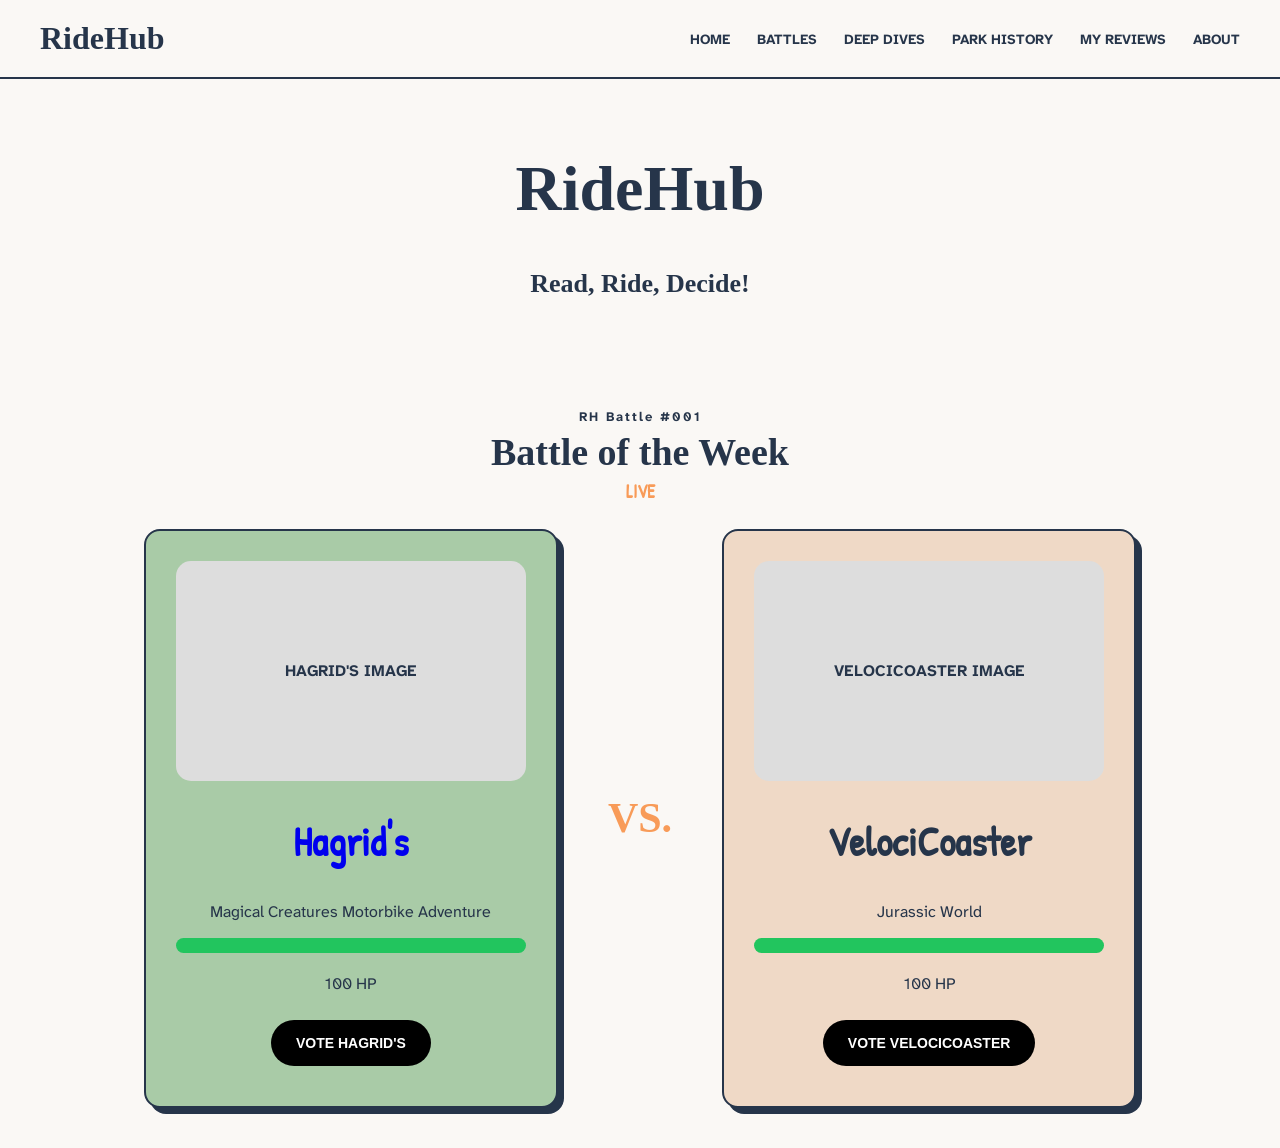
<file: index.html>
<!DOCTYPE html>
<html lang="en">

<head>
    <meta charset="UTF-8">
    <meta name="viewport" content="width=device-width, initial-scale=1.0">

    <title>RideHub</title>

<link rel="preconnect" href="https://fonts.googleapis.com">
<link rel="preconnect" href="https://fonts.gstatic.com" crossorigin>
<link href="https://fonts.googleapis.com/css2?family=Atkinson+Hyperlegible+Next:wght@400;700&family=Mountains+of+Christmas:wght@400;700&family=Patrick+Hand&display=swap" rel="stylesheet">

    <link rel="stylesheet" href="style.css">
</head>

<body>

    <nav>
        <div class="logo">RideHub</div>

        <div class="nav-links">
            <a href="#">HOME</a>
            <a href="#">BATTLES</a>
            <a href="#">DEEP DIVES</a>
            <a href="#">PARK HISTORY</a>
            <a href="#">MY REVIEWS</a>
            <a href="#">ABOUT</a>
        </div>
    </nav>

    <header>
        <h1>RideHub</h1>
        <p class="tagline">Read, Ride, Decide!</p>
    </header>

    <main>

        <section class="battle">

            <div class="battle-heading">
                <p class="battle-number">RH Battle #001</p>
                <h2 class="battle-title">Battle of the Week</h2>
                <p class="live-label">LIVE</p>
            </div>
    

            <div class="fighters">

                <div class="fighter hagrids">

                    <div class="ride-image">
                    HAGRID'S IMAGE
                    </div>

                    <h2>
                        <a href="articles/hagrids-vs-velocicoaster.html">Hagrid's</a>
                    </h2>
                    <p>Magical Creatures Motorbike Adventure</p>
                    <div class="health-bar">
                        <div class="health" id="hagrids-health"></div>
                    </div>

                    <p id="hagrids-hp">100 HP</p>
                    <button onclick="voteHagrids()">VOTE HAGRID'S</button>
                </div>

                <div class="versus">
                    VS.
                </div>

                <div class="fighter velocicoaster">

                    <div class="ride-image">
                    VELOCICOASTER IMAGE
                    </div>

                    <h2>VelociCoaster</h2>
                    <p>Jurassic World</p>
                    <div class="health-bar">
                        <div class="health" id="veloci-health"></div>
                    </div>

                    <p id="veloci-hp">100 HP</p>
                    <button onclick="voteVelociCoaster()">VOTE VELOCICOASTER</button>
                </div>

            </div>

        </section>

    </main>

    <script src="script.js"></script>

</body>

</html>
</file>
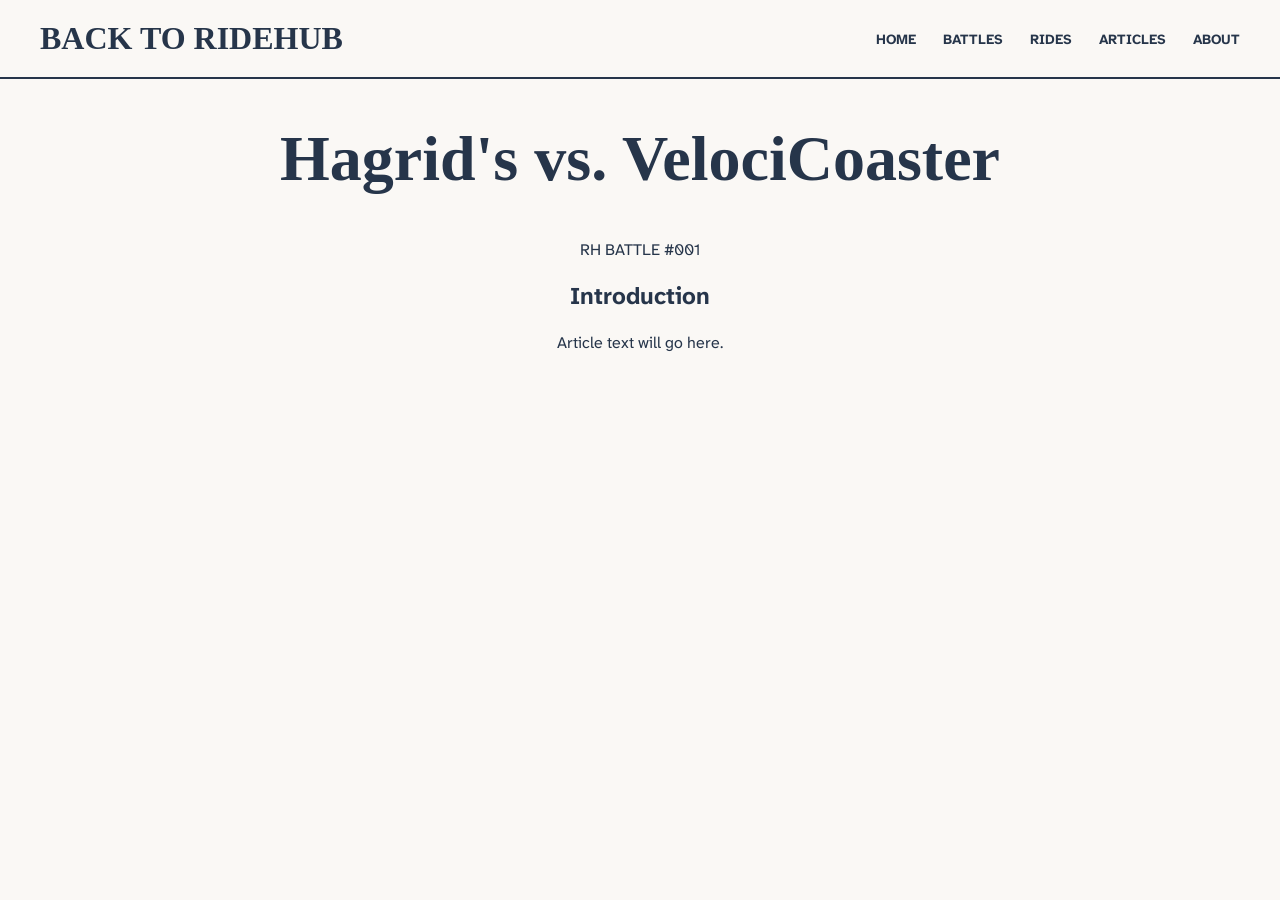
<file: articles/hagrids-vs-velocicoaster.html>
<!DOCTYPE html>
<html lang="en">

<head>
    <meta charset="UTF-8">
    <meta name="viewport" content="width=device-width, initial-scale=1.0">

    <title>Hagrid's vs. VelociCoaster | RideHub</title>

    <link rel="preconnect" href="https://fonts.googleapis.com">
    <link rel="preconnect" href="https://fonts.gstatic.com" crossorigin>
    <link href="https://fonts.googleapis.com/css2?family=Atkinson+Hyperlegible+Next:wght@400;700&family=Mountains+of+Christmas:wght@400;700&family=Patrick+Hand&display=swap" rel="stylesheet">

    <link rel="stylesheet" href="../style.css">

</head>

<body>

    <nav>
    <div class="logo">
        <a href="../index.html">BACK TO RIDEHUB</a>
    </div>

    <div class="nav-links">
        <a href="../index.html">HOME</a>
        <a href="#">BATTLES</a>
        <a href="#">RIDES</a>
        <a href="#">ARTICLES</a>
        <a href="#">ABOUT</a>
    </div>
</nav>

    <h1>Hagrid's vs. VelociCoaster</h1>

    <p>RH BATTLE #001</p>

    <h2>Introduction</h2>

    <p>
        Article text will go here.
    </p>

</body>

</html>
</file>
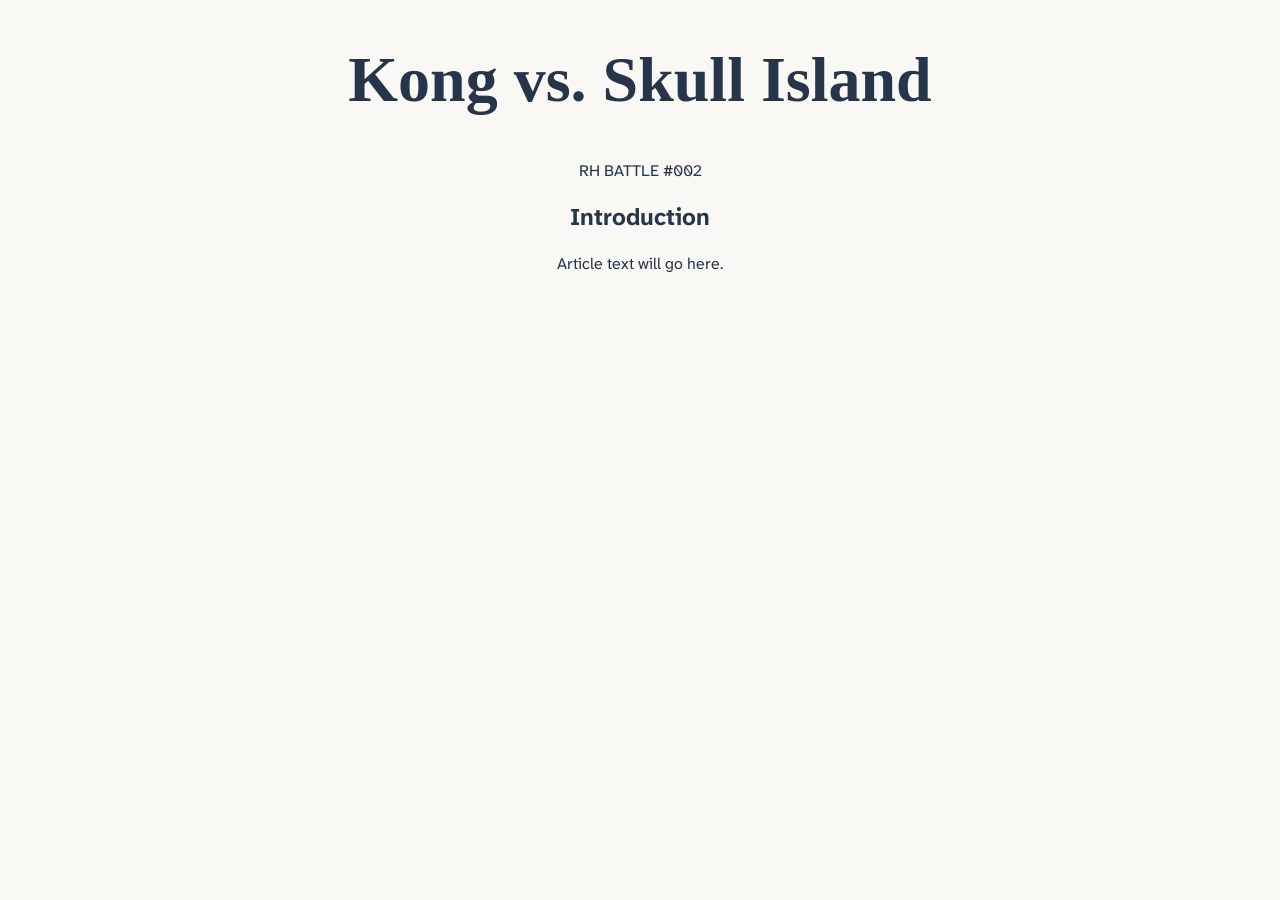
<file: articles/kongfrontation-vs-skullisland.html>
<!DOCTYPE html>
<html lang="en">

<head>
    <meta charset="UTF-8">
    <meta name="viewport" content="width=device-width, initial-scale=1.0">

    <title>Kong vs. Skull Island | RideHub</title>

    <link rel="preconnect" href="https://fonts.googleapis.com">
    <link rel="preconnect" href="https://fonts.gstatic.com" crossorigin>
    <link href="https://fonts.googleapis.com/css2?family=Atkinson+Hyperlegible+Next:wght@400;700&family=Mountains+of+Christmas:wght@400;700&family=Patrick+Hand&display=swap" rel="stylesheet">

    <link rel="stylesheet" href="../style.css">

</head>

<body>

    <h1>Kong vs. Skull Island</h1>

    <p>RH BATTLE #002</p>

    <h2>Introduction</h2>

    <p>
        Article text will go here.
    </p>

</body>

</html>
</file>
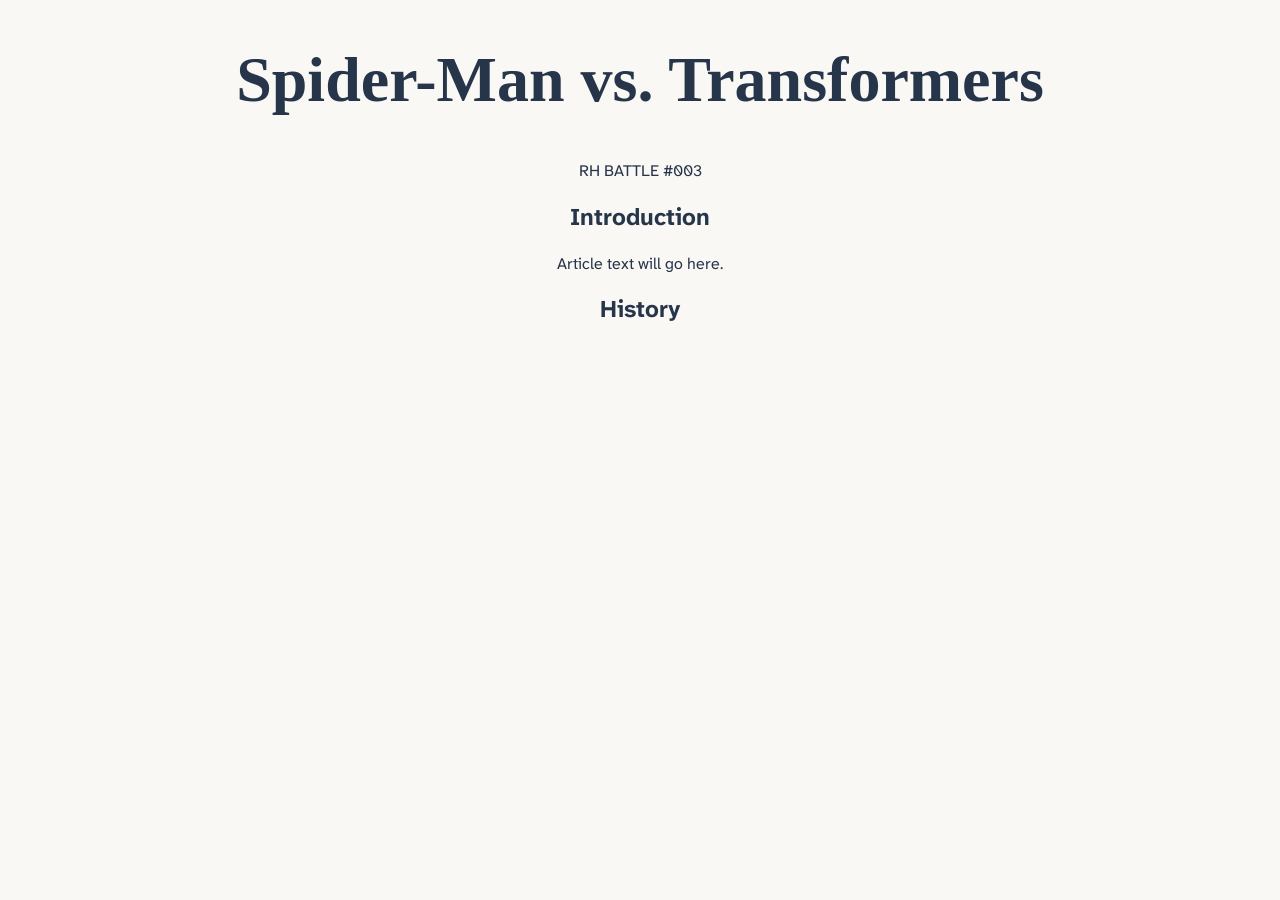
<file: articles/spiderman-vs-transformers.html>
<!DOCTYPE html>
<html lang="en">

<head>
    <meta charset="UTF-8">
    <meta name="viewport" content="width=device-width, initial-scale=1.0">

    <title>Spider-Man vs. Transformers | RideHub</title>

    <link rel="preconnect" href="https://fonts.googleapis.com">
    <link rel="preconnect" href="https://fonts.gstatic.com" crossorigin>
    <link href="https://fonts.googleapis.com/css2?family=Atkinson+Hyperlegible+Next:wght@400;700&family=Mountains+of+Christmas:wght@400;700&family=Patrick+Hand&display=swap" rel="stylesheet">

    <link rel="stylesheet" href="../style.css">

</head>

<body>

    <h1>Spider-Man vs. Transformers</h1>

    <p>RH BATTLE #003</p>

    <h2>Introduction</h2>

    <p>
        Article text will go here.
    </p>

    <h2>History</h2>

</body>

</html>
</file>
<file: style.css>
body {
    font-family: "Atkinson Hyperlegible Next", sans-serif;
    text-align: center;
    margin: 0;
    background-color: hsl(36, 33%, 97%);
    color: #26354A;
}

header {
    padding: 30px;
}

h1 {
    font-family: "Mountains of Christmas", cursive;
    font-size: 64px;
    font-weight: 700;
}

.tagline {
    font-family: "Mountains of Christmas", cursive;
    font-size: 26px;
    font-weight: 700;
}

main {
    padding: 40px 20px;
}

.battle {
    max-width: 1000px;
    margin: auto;
}

.battle-heading {
    margin-bottom: 25px
}

.battle-number {
    font-family: "Atkinson Hyperlegible Next", sans-serif;
    font-size: 13px;
    font-weight: 700;
    letter-spacing: 2px;
    margin-bottom: 5px;
}

.battle-title {
    font-family: "Mountains of Christmas", cursive;
    font-size: 38px;
    margin: 0;
}

.live-label {
    font-family: "Patrick Hand", cursive;
    font-size: 18px;
    font-weight: bold;
    color: #F89B58;
    margin-top: 5px;
}

.fighters {
    display: flex;
    justify-content: center;
    align-items: center;
    gap: 50px;
}

.fighter {
    width: 350px;
    padding: 30px;
    border: 2px solid #26354A;
    border-radius: 16px;
    box-shadow: 6px 6px 0 #26354A
}

.fighter h2 {
    font-family: "Patrick Hand", cursive;
    font-size: 40px;
}

.fighter h2 a:hover {
    font-size: 48px;
    text-decoration: none;
    color: #26354A;
}

.fighter h2 a {
    text-decoration: none;;
}

.fighter h2 a:visited {
    color: #26354A;
}

.versus {
    font-family: "Mountains of Christmas", cursive;
    font-size: 42px;
    font-weight: 700;
    color: #F89B58
}

button {
    font-size: 14px;
    font-weight: bold;
    padding: 15px 25px;
    margin: 10px;
    cursor: pointer;

    background-color: #000000;
    color: #ffffff;

    border: none;
    border-radius: 50px;
}

@media (max-width: 700px) {

    nav {
    flex-direction: column;
    gap: 15px;
    padding: 15px;
}

.nav-links {
    flex-wrap: wrap;
    justify-content: center;
    gap: 12px;
}

.nav-links a {
    font-size: 12px;
}

    .fighters {
        flex-direction: column;
        gap: 20px;
    }

    .fighter {
        width: auto;
    }

    h1 {
        font-size: 36px;
    }

}

nav {
    display: flex;
    justify-content: space-between;
    align-items: center;
    padding: 20px 40px;
    border-bottom: 2px solid #26354A;
}

.logo {
    font-family: "Mountains of Christmas", cursive;
    font-size: 32px;
    font-weight: 700;
}

.nav-links {
    display: flex;
    gap: 27px;
}

.nav-links a {
    color: #26354A;
    text-decoration: none;
    font-size: 14px;
    font-weight: bold;
}

button:hover {
    transform: scale(1.05);
    font-size:18px;
}

.hagrids {
    background-color: #a9cba7;
}

.velocicoaster {
    background-color: #efd9c6;
}

.ride-image {
    height: 220px;
    background-color: #dddddd;

    display: flex;
    justify-content: center;
    align-items: center;

    border-radius: 15px;
    margin-bottom: 25px;

    font-weight: bold;
}

.health-bar {
    width: 100%;
    height: 15px;

    background-color: #dddddd;

    border-radius: 20px;

    overflow: hidden;

    margin-bottom: 20px;
}

.health {
    width: 100%;
    height: 100%;

    background-color: #22c55e;
}

.logo a:visited {
    color: #26354A;
}

.logo a {
    color: #26354A;
    text-decoration: none;
    display: inline-block;
}

.logo a:hover {
    transform: scale(1.05);
}
</file>
